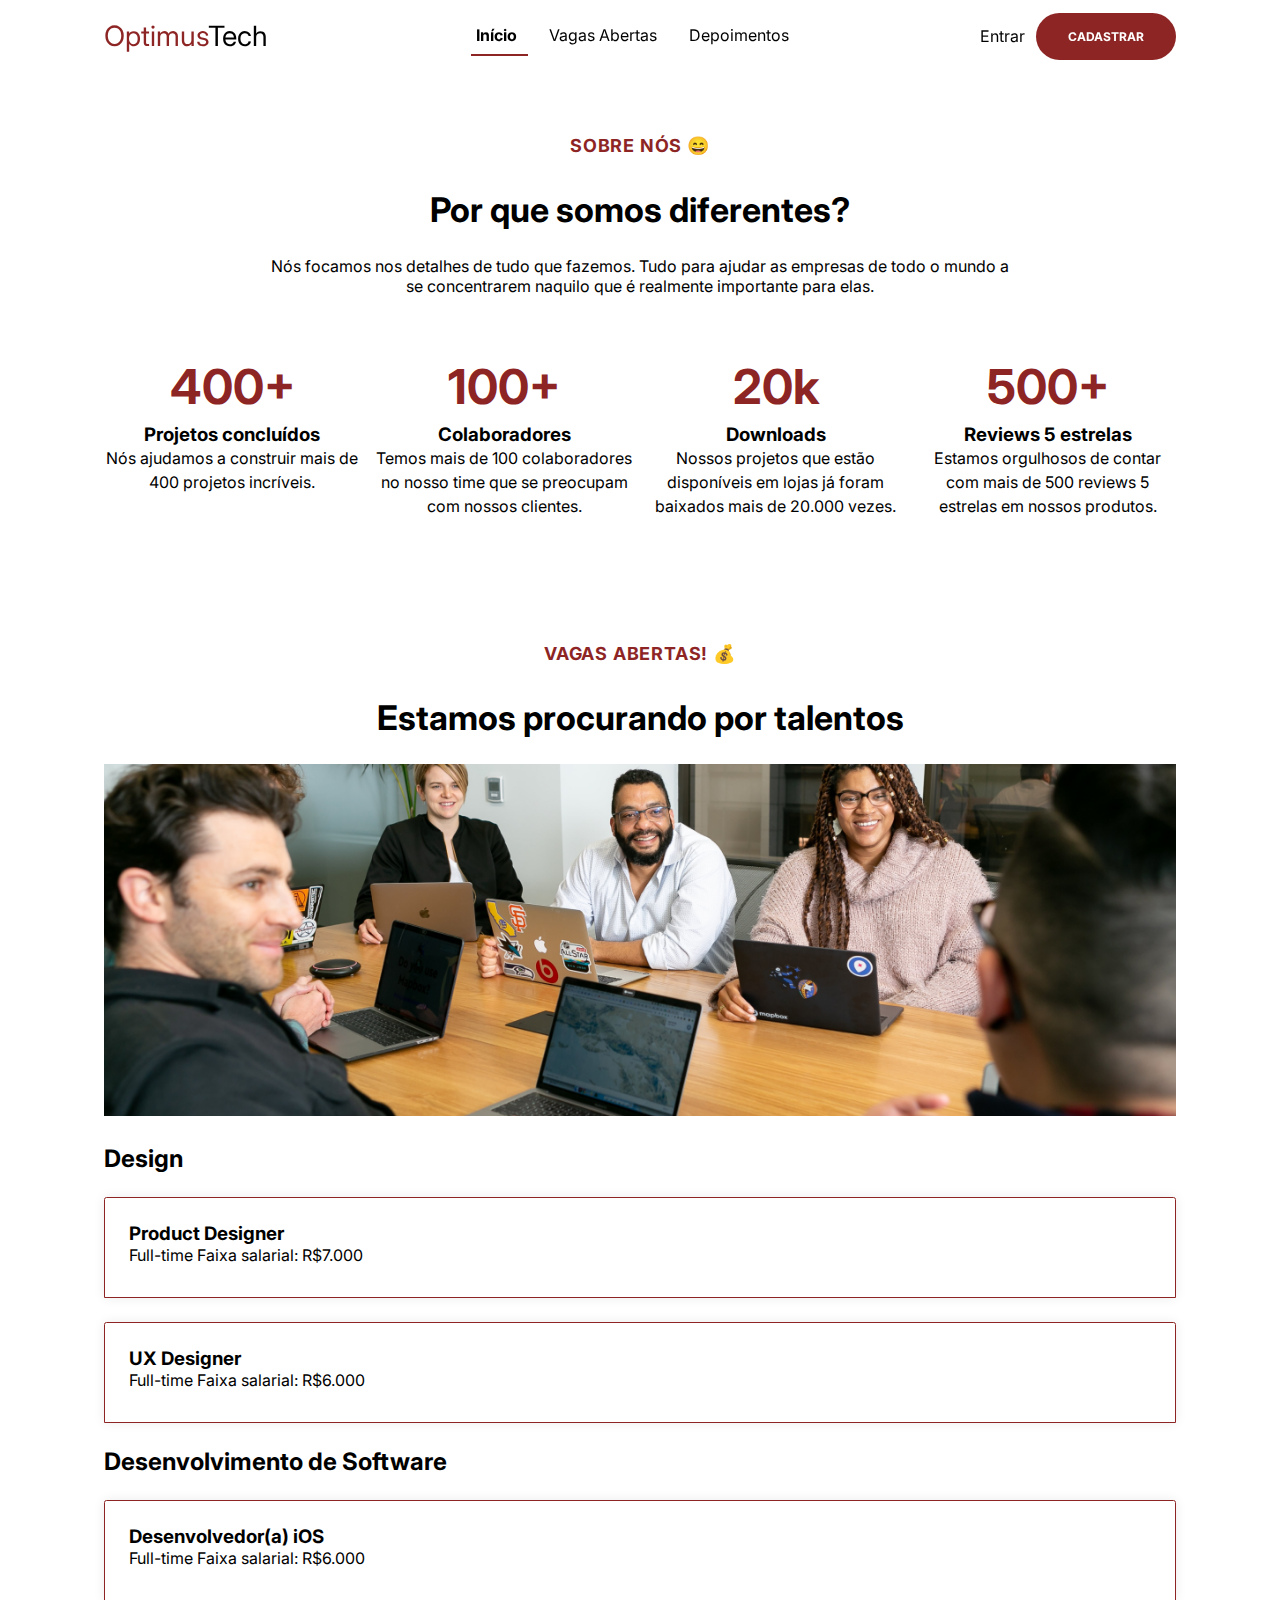
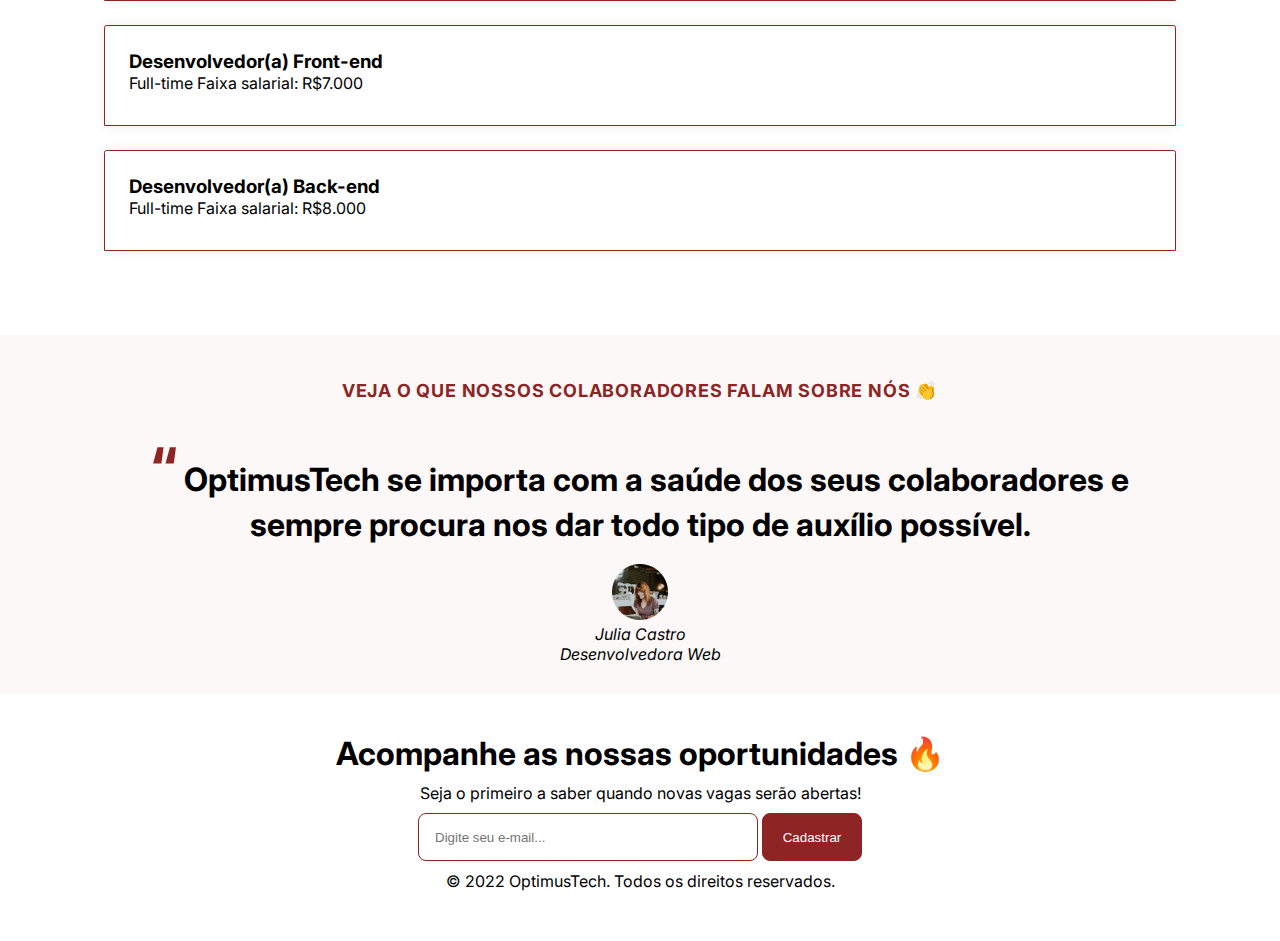
<file: index.html>
<!DOCTYPE html>
<html lang="pt-br">
  <head>
    <meta charset="UTF-8">
    <meta http-equiv="X-UA-Compatible" content="IE=edge">
    <meta name="viewport" content="width=device-width, initial-scale=1.0">

     <!--ESTILOS-->
     <link rel="stylesheet" href="style.css">
     <link rel="stylesheet" href="assets/icons/style.css">

     <!--FONTES-->
     <link rel="preconnect" href="https://fonts.googleapis.com">
     <link rel="preconnect" href="https://fonts.gstatic.com" crossorigin>
     <link href="https://fonts.googleapis.com/css2?family=Inter:wght@400;700&display=swap" rel="stylesheet">

     <link rel="shortcut icon" href="assets/img/logo da empressa optimus tech.png" type="image/x-icon">

    <title>Optimus Tech</title>
  </head>

  <body>
    <nav id="navigation">
      <div class="wrapper">
        <a href="#home" class="logo"><p>Optimus<span>Tech</span></p></a>

        <div class="menu">
          <ul>
            <li><a onclick="closeMenu()" href="#home">Início</a></li>
            <li><a onclick="closeMenu()" href="#jobs">Vagas Abertas</a></li>
            <li><a onclick="closeMenu()" href="#testimonials">Depoimentos</a></li>
          </ul>

          <a class="button" onclick="closeMenu()" href>Entrar</a>
          <a class="button" onclick="closeMenu()" href>Cadastrar</a>


        </div>

        <button aria-expanded="false" aria-label="Abrir menu" onclick="openMenu()" class="open-menu"><i class="icon-menu"></i></button>

        <button aria-expanded="true" aria-label="Fechar menu" onclick="closeMenu()" class="close-menu"><i class="icon-x"></i></button>
      </div>
    </nav>

    <section id="home">
      <div class="wrapper">
        <header>
          <h4>Sobre Nós 😄</h4>
          <h1>Por que somos diferentes?</h1>

          <p>Nós focamos nos detalhes de tudo que fazemos. Tudo para ajudar as empresas de todo o mundo a se concentrarem naquilo que é realmente importante para elas.</p>
        </header>

        <div class="stats">
          <div class="stat">
            <h1>400+</h1>
            <h3>Projetos concluídos</h3>
            <p>Nós ajudamos a construir mais de 400 projetos incríveis.</p>
          </div>

          <div class="stat">
            <h1>100+</h1>
            <h3>Colaboradores</h3>
            <p>Temos mais de 100 colaboradores no nosso time que se preocupam com nossos clientes.</p>
          </div>

          <div class="stat">
            <h1>20k</h1>
            <h3>Downloads</h3>
            <p>Nossos projetos que estão disponíveis em lojas já foram baixados mais de 20.000 vezes.</p>
          </div>
  
          <div class="stat">
            <h1>500+</h1>
            <h3>Reviews 5 estrelas</h3>
            <p>Estamos orgulhosos de contar com mais de 500 reviews 5 estrelas em nossos produtos.</p>
          </div>
        </div>
      </div>
    </section>

    <section id="jobs">
      <div class="wrapper">
        <header>
          <h4>Vagas Abertas! 💰</h4>
          <h1>Estamos procurando por talentos</h1>
          
          <img src="assets/img/pessoas com nootebook em reunião.png" alt="Pessoas sorrindo em reunião" title="Pessoas em reunião">
        </header>

        <div class="cards">
          <div class="cards-design">
            <h2>Design</h2>

            <div class="card-design">
              <h3>Product Designer</h3>
              <p>Full-time <span>Faixa salarial: R$7.000</span></p>
            </div>

            <div class="card-design">
              <h3>UX Designer</h3>
              <p>Full-time <span>Faixa salarial: R$6.000</span></p>
            </div>
          </div>

          <div class="cards-dev">
            <h2>Desenvolvimento de Software</h2>

            <div class="card-dev">
              <h3>Desenvolvedor(a) iOS</h3>
              <p>Full-time <span>Faixa salarial: R$6.000</span></p>
            </div>

            <div class="card-dev">
              <h3>Desenvolvedor(a) Front-end</h3>
              <p>Full-time Faixa salarial: R$7.000</p>
            </div>

            <div class="card-dev">
              <h3>Desenvolvedor(a) Back-end</h3>
              <p>Full-time Faixa salarial: R$8.000</p>
            </div>
          </div>
        </div>
      </div>
    </section>

    <section id="testimonials">
      <div class="wrapper">
        <header>
          <h4>Veja o que nossos colaboradores falam sobre nós 👏</h4>
        </header>

        <div class="coment">
          <blockquote>
            <h1><span>&ldquo;</span>
              OptimusTech se importa com a saúde dos seus colaboradores e sempre procura nos dar todo tipo de auxílio possível.
            </h1>

            <cite>
              <img src="assets/img/foto de julia castro.png" alt="Foto de Julia Castro">
              <p>Julia Castro</p>
              <p>Desenvolvedora Web</p>
            </cite>
          </blockquote>
        </div>
      </div>
    </section>

    <footer>
      <header>
        <h1>Acompanhe as nossas oportunidades 🔥</h1>
        <p>Seja o primeiro a saber quando novas vagas serão abertas!</p>
      </header>

      <input type="email" placeholder="Digite seu e-mail...">
      <button type="submit">Cadastrar</button>

      <p>© 2022 OptimusTech. Todos os direitos reservados.</p>
    </footer>

    <a id="backToTopButton" href="#home"><i class="icon-arrow-up"></i>
    </a>

    <script src="main.js"></script>
  </body>
</html>
</file>
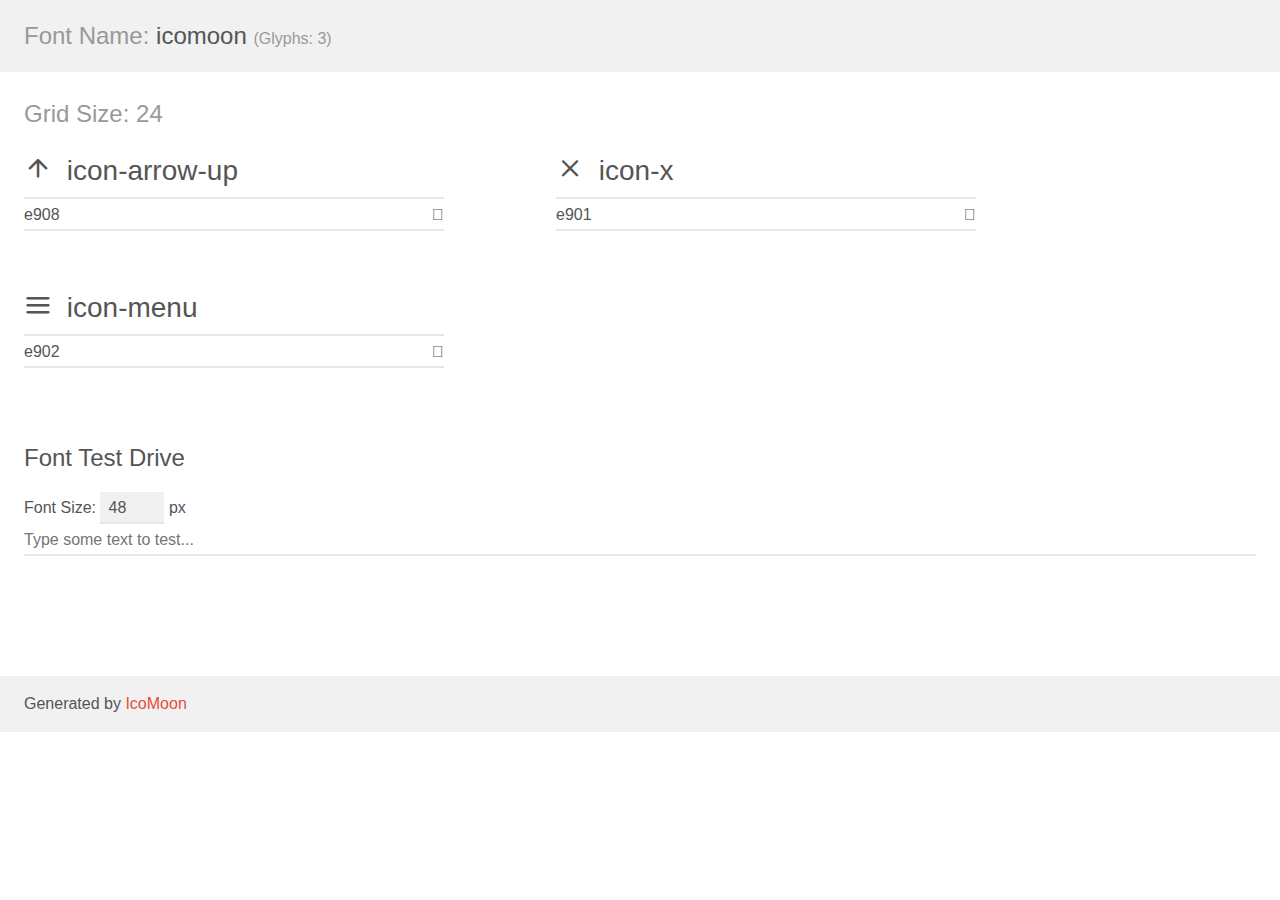
<file: assets/icons/demo.html>
<!doctype html>
<html>
<head>
    <meta charset="utf-8">
    <title>IcoMoon Demo</title>
    <meta name="description" content="An Icon Font Generated By IcoMoon.io">
    <meta name="viewport" content="width=device-width, initial-scale=1">
    <link rel="stylesheet" href="demo-files/demo.css">
    <link rel="stylesheet" href="style.css"></head>
<body>
    <div class="bgc1 clearfix">
        <h1 class="mhmm mvm"><span class="fgc1">Font Name:</span> icomoon <small class="fgc1">(Glyphs:&nbsp;3)</small></h1>
    </div>
    <div class="clearfix mhl ptl">
        <h1 class="mvm mtn fgc1">Grid Size: 24</h1>
        <div class="glyph fs1">
            <div class="clearfix bshadow0 pbs">
                <span class="icon-arrow-up"></span>
                <span class="mls"> icon-arrow-up</span>
            </div>
            <fieldset class="fs0 size1of1 clearfix hidden-false">
                <input type="text" readonly value="e908" class="unit size1of2" />
                <input type="text" maxlength="1" readonly value="&#xe908;" class="unitRight size1of2 talign-right" />
            </fieldset>
            <div class="fs0 bshadow0 clearfix hidden-true">
                <span class="unit pvs fgc1">liga: </span>
                <input type="text" readonly value="" class="liga unitRight" />
            </div>
        </div>
        <div class="glyph fs1">
            <div class="clearfix bshadow0 pbs">
                <span class="icon-x"></span>
                <span class="mls"> icon-x</span>
            </div>
            <fieldset class="fs0 size1of1 clearfix hidden-false">
                <input type="text" readonly value="e901" class="unit size1of2" />
                <input type="text" maxlength="1" readonly value="&#xe901;" class="unitRight size1of2 talign-right" />
            </fieldset>
            <div class="fs0 bshadow0 clearfix hidden-true">
                <span class="unit pvs fgc1">liga: </span>
                <input type="text" readonly value="" class="liga unitRight" />
            </div>
        </div>
        <div class="glyph fs1">
            <div class="clearfix bshadow0 pbs">
                <span class="icon-menu"></span>
                <span class="mls"> icon-menu</span>
            </div>
            <fieldset class="fs0 size1of1 clearfix hidden-false">
                <input type="text" readonly value="e902" class="unit size1of2" />
                <input type="text" maxlength="1" readonly value="&#xe902;" class="unitRight size1of2 talign-right" />
            </fieldset>
            <div class="fs0 bshadow0 clearfix hidden-true">
                <span class="unit pvs fgc1">liga: </span>
                <input type="text" readonly value="" class="liga unitRight" />
            </div>
        </div>
    </div>

    <!--[if gt IE 8]><!-->
    <div class="mhl clearfix mbl">
        <h1>Font Test Drive</h1>
        <label>
            Font Size: <input id="fontSize" type="number" class="textbox0 mbm"
            min="8" value="48" />
            px
        </label>
        <input id="testText" type="text" class="phl size1of1 mvl"
        placeholder="Type some text to test..." value=""/>
        <div id="testDrive" class="icon-" style="font-family: icomoon">&nbsp;
        </div>
    </div>
    <!--<![endif]-->
    <div class="bgc1 clearfix">
        <p class="mhl">Generated by <a href="https://icomoon.io/app">IcoMoon</a></p>
    </div>

    <script src="demo-files/demo.js"></script>
</body>
</html>
</file>
<file: style.css>
* {
  margin: 0;
  padding: 0;
  box-sizing: border-box;

  text-decoration: none;
  list-style: none;
}

:root {
  --primary-color:hsl(0, 59%, 35%);
  --tittle-color:hsl(221, 43%, 11%);
  --color-text:hsl(220, 13%, 46%);

  font-size: 62.5%;

  --nav-height: 7.2rem;
}

html {
  scroll-behavior: smooth;
}

html,
body {
  width: 100%;
  height: 100%;

}

body {
  font-family: 'Inter', sans-serif;
  font-size: 1.6rem;

  text-align: center;

  overflow: overlay;
}

.wrapper {
  width: min(50rem, 100%);
  margin-inline: auto;
  padding-inline: 2.4rem;
}

img {
  max-width: 100%;
}

section header h4 {
  font-size: 1.6rem;
  font-weight: 700;
  line-height: 150%;
  letter-spacing: 0.08rem;
  color: var(--primary-color);

  margin-bottom: 1.6rem;

  text-transform: uppercase;
  text-align: center;
}

section header h2 {
  font-size: 3rem;
  line-height: 3.9rem;
  text-align: center;
}

section header h1 {
  font-size: 3.4rem;
  line-height: 130%;
  margin-bottom: 2.4rem;
}

section .content p {
  font-weight: 400;
  font-size: 1.6rem;
  line-height: 150%;
}

.button {
  background: white;
  color: var(--primary-color);

  border: none;
  border-radius: 4rem;


  margin-bottom: 2rem;
  margin-inline: auto;

  padding: 1.6rem 3.2rem;
  width: fit-content;

  font-size: 1.4rem;
  font-weight: 700;
  text-transform: uppercase;

  display: flex;
  align-items: center;
  justify-content: center;

  transition: background 200ms;
}

button i {
  font-size: 3rem;
  color: black;
}

/*======== NAVBAR ========*/
nav {
  display: flex;

  height: var(--nav-height);

  position: fixed;
  top: 0;
  width: 100vw;

  z-index: 100;
}

nav .wrapper {
  display: flex;
  align-items: center;
  justify-content: space-between;
}

nav p {
  font-size: 2.4rem;
  color: black;
}

nav span {
  color: var(--primary-color);
}

nav.scroll {
  background: var(--primary-color);
}

nav.scroll span {
  color: white;
}

nav button {
  background: none;
  border: none;
  cursor: pointer;
}

/*======== MENU-EXPANDIDO ========*/
nav .menu,
nav .close-menu {
  position: fixed;
}

body.menu-expanded {
  overflow: hidden;
}

body.menu-expanded > :not(nav) {
  visibility: hidden;
}

.menu,
.close-menu,
body.menu-expanded .open-menu {
  opacity: 0;
  visibility: hidden;
}

body.menu-expanded .menu,
body.menu-expanded .close-menu {
  opacity: 1;
  visibility: visible;
}

.menu {
  transform: translateY(100%);
}

body.menu-expanded .menu {
  top: 0;
  left: 0;
  background: var(--primary-color);

  width: 100vw;
  height: 100vh;

  padding-top: var(--nav-height);

  transition: transform 300ms;
  transform:  translateY(0);
}

.menu ul {
  display: flex;
  flex-direction: column;
  gap: 4.8rem;

  margin-top: 10rem;
  margin-bottom: 2rem;

  font-weight: 700;
  font-size: 2.4rem;
  line-height: 3.1rem;
}

.menu ul li a {
  color: white;
  text-decoration: none;
}

body.menu-expanded .logo,
body.menu-expanded button {
  position: relative;
  z-index: 100;
}

body.menu-expanded .logo span {
  color: white;
}

/*======== HOME ========*/
section#home .wrapper {
  padding-top: 18rem;
}

#home .stats {
  width: 100%;
  padding-block: 3rem;
  margin-inline: auto;
}

#home .stat {
  margin-bottom: 2rem;

  box-shadow: 0px 0px 12px rgba(0, 0, 0, 0.08);
  border-radius: 0.25rem 0.25rem 0 0;
  border-bottom: 0.25rem solid var(--primary-color);
}

#home .stat h1 {
  font-size: 4.8rem;
  color: var(--primary-color);
  line-height: 130%;

  margin-bottom: 0.4rem;
}

#home .stat p {
  margin: 0;
  font-size: 1.6rem;
  line-height: 150%;
}

/*======== JOBS ========*/
section#jobs .wrapper {
  padding-top: 9rem;
}

#jobs .cards {
  text-align: left;
}

#jobs .cards-design h2,
#jobs .cards-dev h2 {
  margin-block: 2.4rem;
}

#jobs .card-design,
#jobs .card-dev {
  border: 1px solid var(--primary-color);
  border-radius: 1.6rem;
  
  padding: 2.4rem 2.4rem 3.2rem;
  margin-bottom: 2.4rem;

  box-shadow: 0px 0px 12px rgba(0, 0, 0, 0.08);
  border-radius: 0.25rem 0.25rem 0 0;
}

/*======== TESTIMONIALS ========*/
#testimonials {
  background-color: hsla(0, 77%, 43%, 0.03);
  margin-top: 6rem;
}

section#testimonials .wrapper {
  padding-block: 3rem;
}

#testimonials blockquote span {
  color: var(--primary-color);
  font-size: 6rem;
}

#testimonials cite img {
  margin-top: 2rem;
}

/*======== FOOTER ========*/
footer {
  padding-block: 4rem;
}

footer p {
  margin-block: 1rem;
}

footer input {
  border: 1px solid var(--primary-color);
  border-radius: .8rem;
  box-shadow: 0px 1px 2px rgba(16, 24, 40, 0.05);

  width: 34rem;
  height: 4.8rem;

  padding-left: 1.6rem;
}

footer button {
  background: var(--primary-color);
  padding: 1rem 1.8rem;

  border: 1px solid var(--primary-color);
  border-radius: .8rem;

  color: white;

  width: 10rem;
  height: 4.8rem;
}

/*======== BACK TO TOP ========*/
#backToTopButton {
  position: fixed;
  bottom: 1rem;
  right: 2.5rem;

  opacity: 0;
  visibility: hidden;

  transform: translateY(100%);
  transition: 200ms;
}

#backToTopButton i {
  font-size: 4.5rem;
  clip-path: circle();
  background-color: var(--primary-color);
  color: white;
}

#backToTopButton.show {
  opacity: 1;
  visibility: visible;
  transform: translateY(0);
}

@media (min-width:1024px) {
 body {
  overflow: auto;
 } 

 .wrapper {
  width: min(112rem, 100%);
  display: grid;
 }

 section header h4 {
  font-size: 1.8rem;
  line-height: 5.2rem;
 }

 /*======NAVBAR======*/
 nav#navigation .wrapper * {
  margin: 0;
  padding: 0;
  visibility: initial;
  display: initial;
  opacity: initial;
  flex-direction: initial;
  position: initial;
  font-size: initial;
  font-weight: initial;
  transform: initial;
  color: initial;
  background-color: initial;
  filter: initial;
 }

 nav#navigation .close-menu,
 nav#navigation .open-menu {
  display: none;
 }

 nav#navigation .logo p {
  font-size: 2.8rem;
  color: var(--primary-color);
 }

 nav#navigation .logo span {
  font-size: 2.8rem;
 }
 
 nav#navigation.scroll p {
  color: black;
 }

 nav#navigation.scroll p span {
  color: white;
 }

 nav#navigation .menu {
  display: flex;
  align-items: center;
  justify-content: space-between;
  width: 70%;
 }

 nav#navigation .menu ul {
  display: flex;
  gap: 3.2rem;
  margin-left: 5rem;
 }

 nav#navigation .menu li a {
  transition: opacity 0.4s;
  }

 nav#navigation .menu li a.active,
 nav#navigation .menu li a:hover {
  opacity: 1;
  font-weight: 700;
  }

  nav#navigation .menu li a::after {
    content: '';
    width: 0%;
    height: 2px;
    background-color: var(--primary-color);

    position: relative;
    bottom: -.3rem;
    left: -0.5rem;

    display: block;

    transition: width 0.2s;
  }

  nav#navigation.scroll .menu li a::after {
    background-color: white;
  }

  nav#navigation .menu li a.active::after,
  nav#navigation .menu li a:hover::after {
    padding-inline: 0.8rem;
    width: 100%;
  }

  nav#navigation.scroll .menu li a.active,
  nav#navigation.scroll .menu li a:hover {
    opacity: 1;
  }

  nav#navigation .menu .button:nth-child(2) {
    margin-left: 18rem;
    text-transform: initial;
  }

  nav#navigation .menu .button:nth-child(3) {
    background: var(--primary-color);

    border: none;
    border-radius: 4rem;

    padding: 1.6rem 3.2rem;
    width: fit-content;

    color: white;
    font-size: 1.2rem;
    font-weight: 700;
    text-transform: uppercase;

    display: flex;
    align-items: center;
    justify-content: center;
    gap: 1.6rem;

    text-decoration: none;

    transition: background 200ms;
  }

  nav#navigation.scroll .menu .button:nth-child(3) {
    background-color: white;
    color: var(--primary-color);
  }

 /*======HOME======*/
 section#home .wrapper {
    padding-top: 12rem;
  }

  #home header {
    width: 70%;
    margin-inline: auto;
  }

  #home .stats {
    display: flex;
    justify-content: space-between;

    margin-top: 3rem;
    margin-inline: auto;
    gap: 1.5rem;
  }

  #home .stat {
    box-shadow: initial;
    border: none;

    width: 80%;

    text-align: center;
  }

 /*======JOBS======*/
 section#jobs .wrapper {
  margin-top: -3rem;
  }
}
</file>
<file: assets/icons/style.css>
@font-face {
  font-family: 'icomoon';
  src:  url('fonts/icomoon.eot?x16b0r');
  src:  url('fonts/icomoon.eot?x16b0r#iefix') format('embedded-opentype'),
    url('fonts/icomoon.ttf?x16b0r') format('truetype'),
    url('fonts/icomoon.woff?x16b0r') format('woff'),
    url('fonts/icomoon.svg?x16b0r#icomoon') format('svg');
  font-weight: normal;
  font-style: normal;
  font-display: block;
}

[class^="icon-"], [class*=" icon-"] {
  /* use !important to prevent issues with browser extensions that change fonts */
  font-family: 'icomoon' !important;
  speak: never;
  font-style: normal;
  font-weight: normal;
  font-variant: normal;
  text-transform: none;
  line-height: 1;

  /* Better Font Rendering =========== */
  -webkit-font-smoothing: antialiased;
  -moz-osx-font-smoothing: grayscale;
}

.icon-arrow-up:before {
  content: "\e908";
}
.icon-x:before {
  content: "\e901";
}
.icon-menu:before {
  content: "\e902";
}
</file>
<file: assets/icons/demo-files/demo.css>
body {
  padding: 0;
  margin: 0;
  font-family: sans-serif;
  font-size: 1em;
  line-height: 1.5;
  color: #555;
  background: #fff;
}
h1 {
  font-size: 1.5em;
  font-weight: normal;
}
small {
  font-size: .66666667em;
}
a {
  color: #e74c3c;
  text-decoration: none;
}
a:hover, a:focus {
  box-shadow: 0 1px #e74c3c;
}
.bshadow0, input {
  box-shadow: inset 0 -2px #e7e7e7;
}
input:hover {
  box-shadow: inset 0 -2px #ccc;
}
input, fieldset {
  font-family: sans-serif;
  font-size: 1em;
  margin: 0;
  padding: 0;
  border: 0;
}
input {
  color: inherit;
  line-height: 1.5;
  height: 1.5em;
  padding: .25em 0;
}
input:focus {
  outline: none;
  box-shadow: inset 0 -2px #449fdb;
}
.glyph {
  font-size: 16px;
  width: 15em;
  padding-bottom: 1em;
  margin-right: 4em;
  margin-bottom: 1em;
  float: left;
  overflow: hidden;
}
.liga {
  width: 80%;
  width: calc(100% - 2.5em);
}
.talign-right {
  text-align: right;
}
.talign-center {
  text-align: center;
}
.bgc1 {
  background: #f1f1f1;
}
.fgc1 {
  color: #999;
}
.fgc0 {
  color: #000;
}
p {
  margin-top: 1em;
  margin-bottom: 1em;
}
.mvm {
  margin-top: .75em;
  margin-bottom: .75em;
}
.mtn {
  margin-top: 0;
}
.mtl, .mal {
  margin-top: 1.5em;
}
.mbl, .mal {
  margin-bottom: 1.5em;
}
.mal, .mhl {
  margin-left: 1.5em;
  margin-right: 1.5em;
}
.mhmm {
  margin-left: 1em;
  margin-right: 1em;
}
.mls {
  margin-left: .25em;
}
.ptl {
  padding-top: 1.5em;
}
.pbs, .pvs {
  padding-bottom: .25em;
}
.pvs, .pts {
  padding-top: .25em;
}
.unit {
  float: left;
}
.unitRight {
  float: right;
}
.size1of2 {
  width: 50%;
}
.size1of1 {
  width: 100%;
}
.clearfix:before, .clearfix:after {
  content: " ";
  display: table;
}
.clearfix:after {
  clear: both;
}
.hidden-true {
  display: none;
}
.textbox0 {
  width: 3em;
  background: #f1f1f1;
  padding: .25em .5em;
  line-height: 1.5;
  height: 1.5em;
}
#testDrive {
  display: block;
  padding-top: 24px;
  line-height: 1.5;
}
.fs0 {
  font-size: 16px;
}
.fs1 {
  font-size: 28px;
}
</file>
